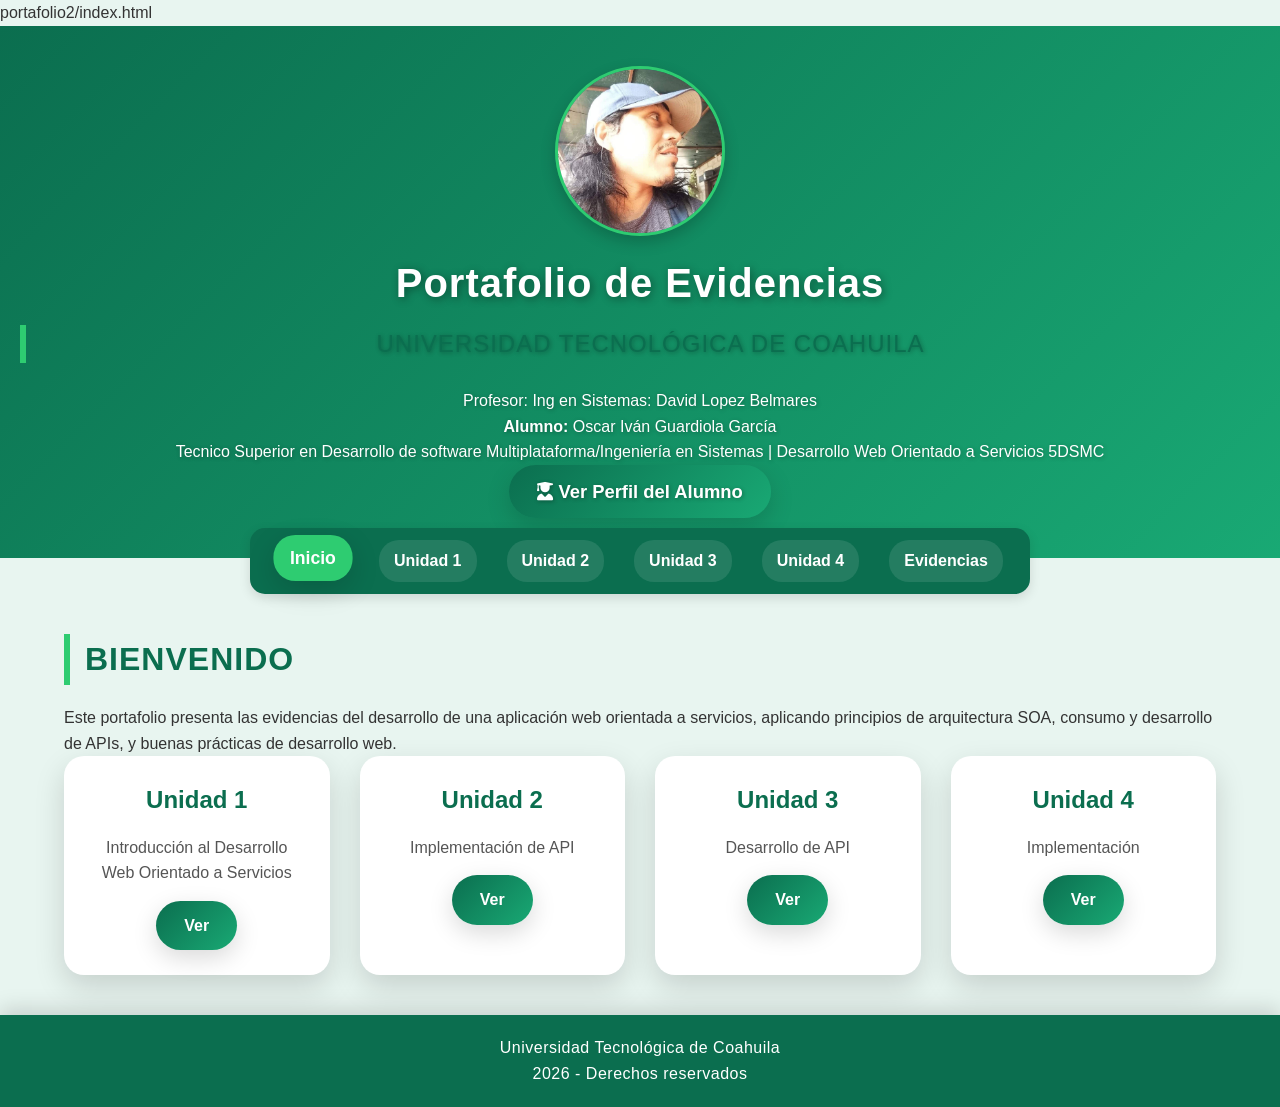
<file: index.html>
portafolio2/index.html



<!DOCTYPE html>
<html lang="es">
<head>
    <meta charset="UTF-8">
    <title>Portafolio de Evidencias</title>
    <link rel="stylesheet" href="css/estilos.css">
    <link rel="stylesheet" href="https://cdnjs.cloudflare.com/ajax/libs/font-awesome/6.5.1/css/all.min.css">
</head>
<body>

<header class="portada">

    <!-- IMAGEN -->
    <img src="img/logo_utc.png.jpg" alt="Universidad Tecnológica de Coahuila" class="logo">

    <h1>Portafolio de Evidencias</h1>
    <h2>Universidad Tecnológica de Coahuila</h2>
    <p> Profesor: Ing en Sistemas: David Lopez Belmares</p>
    <p><strong>Alumno:</strong> Oscar Iván Guardiola García</p>
    <p>Tecnico Superior en Desarrollo de software Multiplataforma/Ingeniería en Sistemas | Desarrollo Web Orientado a Servicios 5DSMC</p>

    <a href="perfil.html" class="btn-perfil">
        <i class="fas fa-user-graduate"></i>
        Ver Perfil del Alumno
    </a>

</header>

<nav>
    <a href="index.html" class="activo">Inicio</a>
    <a href="unidad1.html">Unidad 1</a>
    <a href="unidad2.html">Unidad 2</a>
    <a href="unidad3.html">Unidad 3</a>
    <a href="unidad4.html">Unidad 4</a>
    <a href="evidencias.html">Evidencias</a>
    
</nav>

<div class="contenedor">
    <h2>Bienvenido</h2>
    <p>
        Este portafolio presenta las evidencias del desarrollo de una aplicación web
        orientada a servicios, aplicando principios de arquitectura SOA, consumo y
        desarrollo de APIs, y buenas prácticas de desarrollo web.
    </p>

    <div class="cards">

        <div class="card">
            <h3>Unidad 1</h3>
            <p>Introducción al Desarrollo Web Orientado a Servicios</p>
            <a href="unidad1.html">Ver</a>
        </div>

        <div class="card">
            <h3>Unidad 2</h3>
            <p>Implementación de API</p>
            <a href="unidad2.html">Ver</a>
        </div>

        <div class="card">
            <h3>Unidad 3</h3>
            <p>Desarrollo de API</p>
            <a href="unidad3.html">Ver</a>
        </div>

        <div class="card">
            <h3>Unidad 4</h3>
            <p>Implementación</p>
            <a href="unidad4.html">Ver</a>
        </div>

    </div>
</div>

<footer>
    <p>Universidad Tecnológica de Coahuila</p>
    <p>2026 - Derechos reservados</p>
</footer>

</body>
</html>
</file>
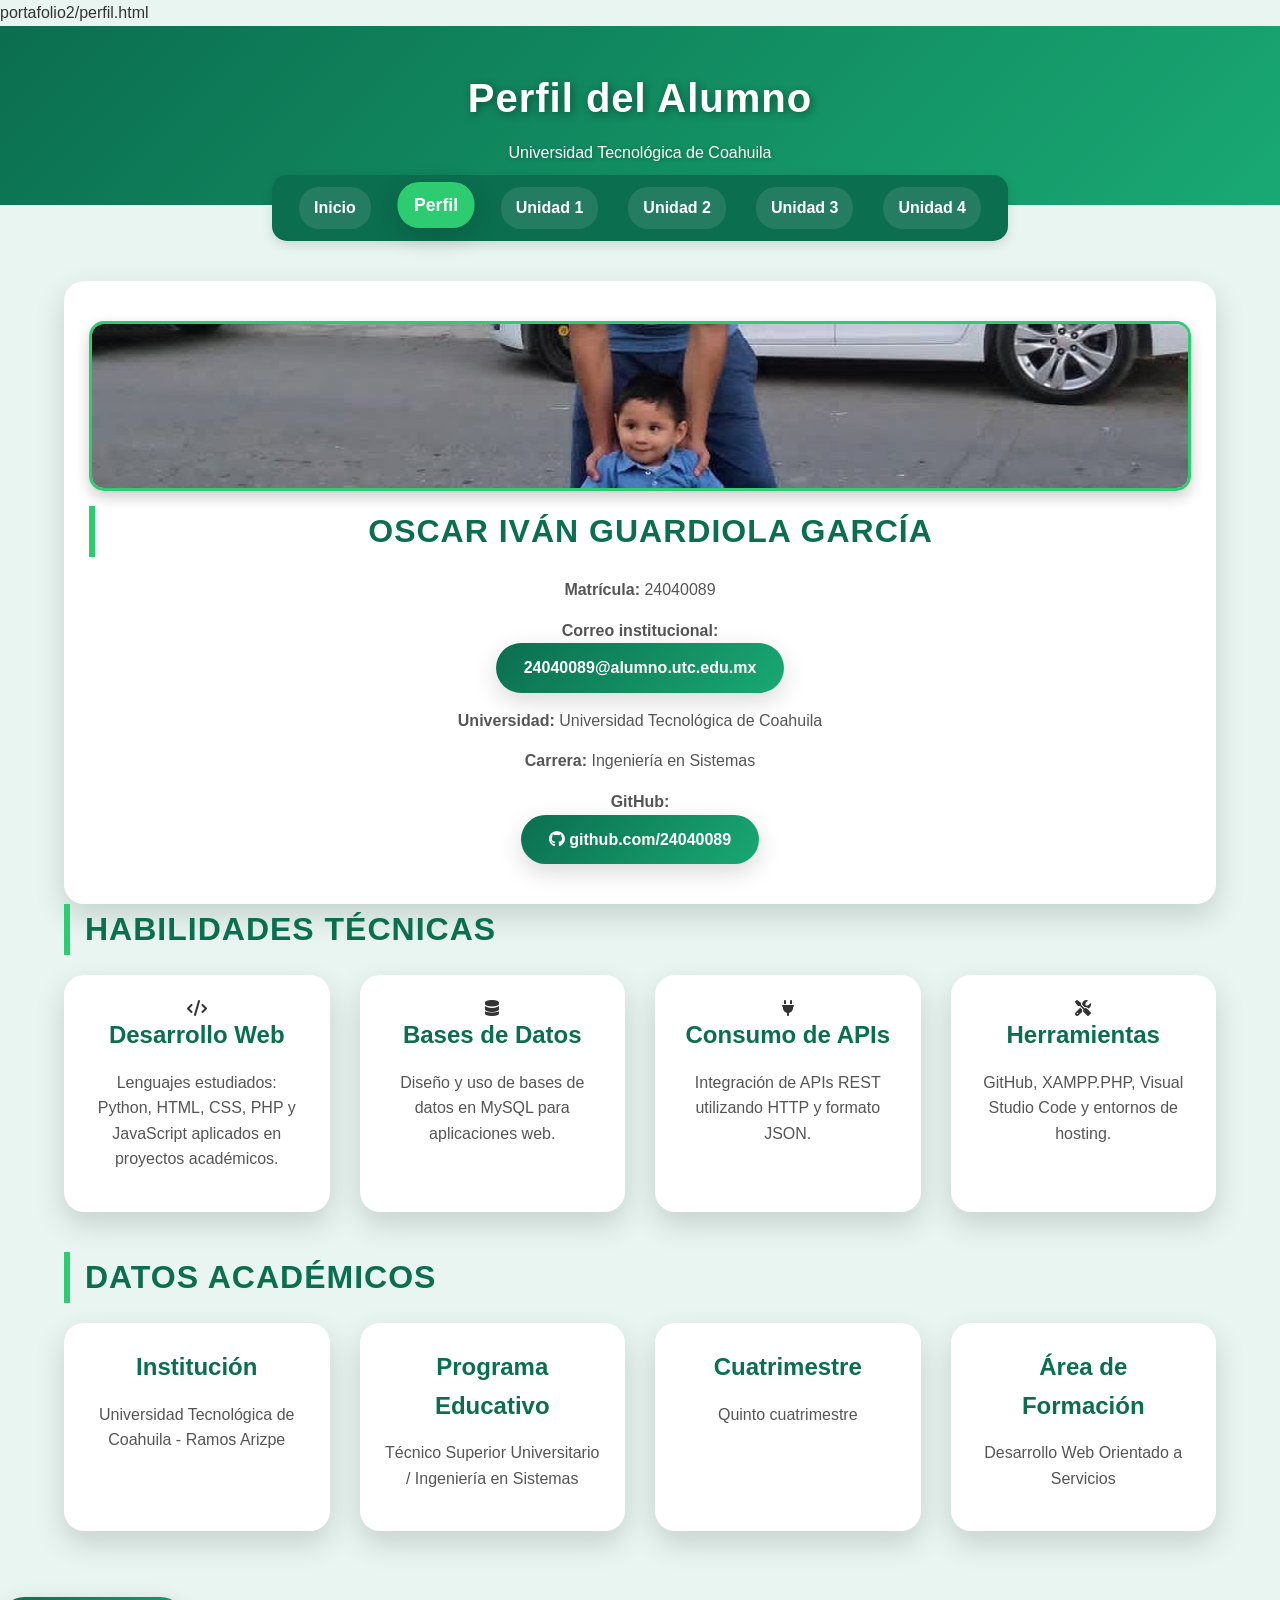
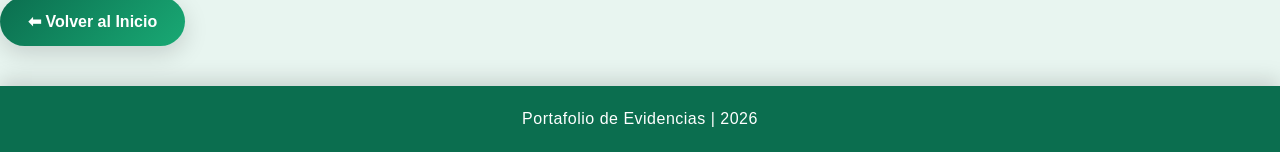
<file: perfil.html>
portafolio2/perfil.html



<!DOCTYPE html>
<html lang="es">
<head>
    <meta charset="UTF-8">
    <title>Perfil del Alumno</title>
    <link rel="stylesheet" href="css/estilos.css">
    <link rel="stylesheet" href="https://cdnjs.cloudflare.com/ajax/libs/font-awesome/6.5.1/css/all.min.css">
</head>
<body>

<header>
    <h1>Perfil del Alumno</h1>
    <p>Universidad Tecnológica de Coahuila</p>
</header>

<nav>
    <a href="index.html">Inicio</a>
    <a href="perfil.html" class="activo">Perfil</a>
    <a href="unidad1.html">Unidad 1</a>
    <a href="unidad2.html">Unidad 2</a>
    <a href="unidad3.html">Unidad 3</a>
    <a href="unidad4.html">Unidad 4</a>
</nav>

<div class="contenedor">

    <!-- ================= PERFIL GENERAL ================= -->

    <div class="card perfil">

        <!-- FOTO -->
        <div class="perfil-foto">
            <img src="img/alumno.png" alt="Foto del alumno">
        </div>

        <h2>Oscar Iván Guardiola García</h2>

        <p><strong>Matrícula:</strong> 24040089</p>
        <p><strong>Correo institucional:</strong><br>
            <a href="mailto:24040089@alumno.utc.edu.mx">
                24040089@alumno.utc.edu.mx
            </a>
        </p>

        <p><strong>Universidad:</strong> Universidad Tecnológica de Coahuila</p>
        <p><strong>Carrera:</strong> Ingeniería en Sistemas</p>

        <p><strong>GitHub:</strong><br>
            <a href="https://github.com/24040089" target="_blank">
                <i class="fab fa-github"></i> github.com/24040089
            </a>
        </p>

    </div>

    <!-- ================= HABILIDADES ================= -->

    <h2>Habilidades Técnicas</h2>
    <div class="cards">

        <div class="card">
            <i class="fas fa-code"></i>
            <h3>Desarrollo Web</h3>
            <p>Lenguajes estudiados: Python, HTML, CSS, PHP y JavaScript aplicados en proyectos académicos.</p>
        </div>

        <div class="card">
            <i class="fas fa-database"></i>
            <h3>Bases de Datos</h3>
            <p>Diseño y uso de bases de datos en MySQL para aplicaciones web.</p>
        </div>

        <div class="card">
            <i class="fas fa-plug"></i>
            <h3>Consumo de APIs</h3>
            <p>Integración de APIs REST utilizando HTTP y formato JSON.</p>
        </div>

        <div class="card">
            <i class="fas fa-tools"></i>
            <h3>Herramientas</h3>
            <p>GitHub, XAMPP.PHP, Visual Studio Code y entornos de hosting.</p>
        </div>

    </div>

    <!-- ================= DATOS ACADÉMICOS ================= -->

    <h2>Datos Académicos</h2>
    <div class="cards">

        <div class="card">
            <h3>Institución</h3>
            <p>Universidad Tecnológica de Coahuila - Ramos Arizpe</p>
        </div>

        <div class="card">
            <h3>Programa Educativo</h3>
            <p>Técnico Superior Universitario / Ingeniería en Sistemas</p>
        </div>

        <div class="card">
            <h3>Cuatrimestre</h3>
            <p>Quinto cuatrimestre</p>
        </div>

        <div class="card">
            <h3>Área de Formación</h3>
            <p>Desarrollo Web Orientado a Servicios</p>
        </div>

    </div>

</div>

<br>
<a href="index.html" class="btn-volver">⬅ Volver al Inicio</a>

<footer>
    <p>Portafolio de Evidencias | 2026</p>
</footer>

</body>
</html>
</file>
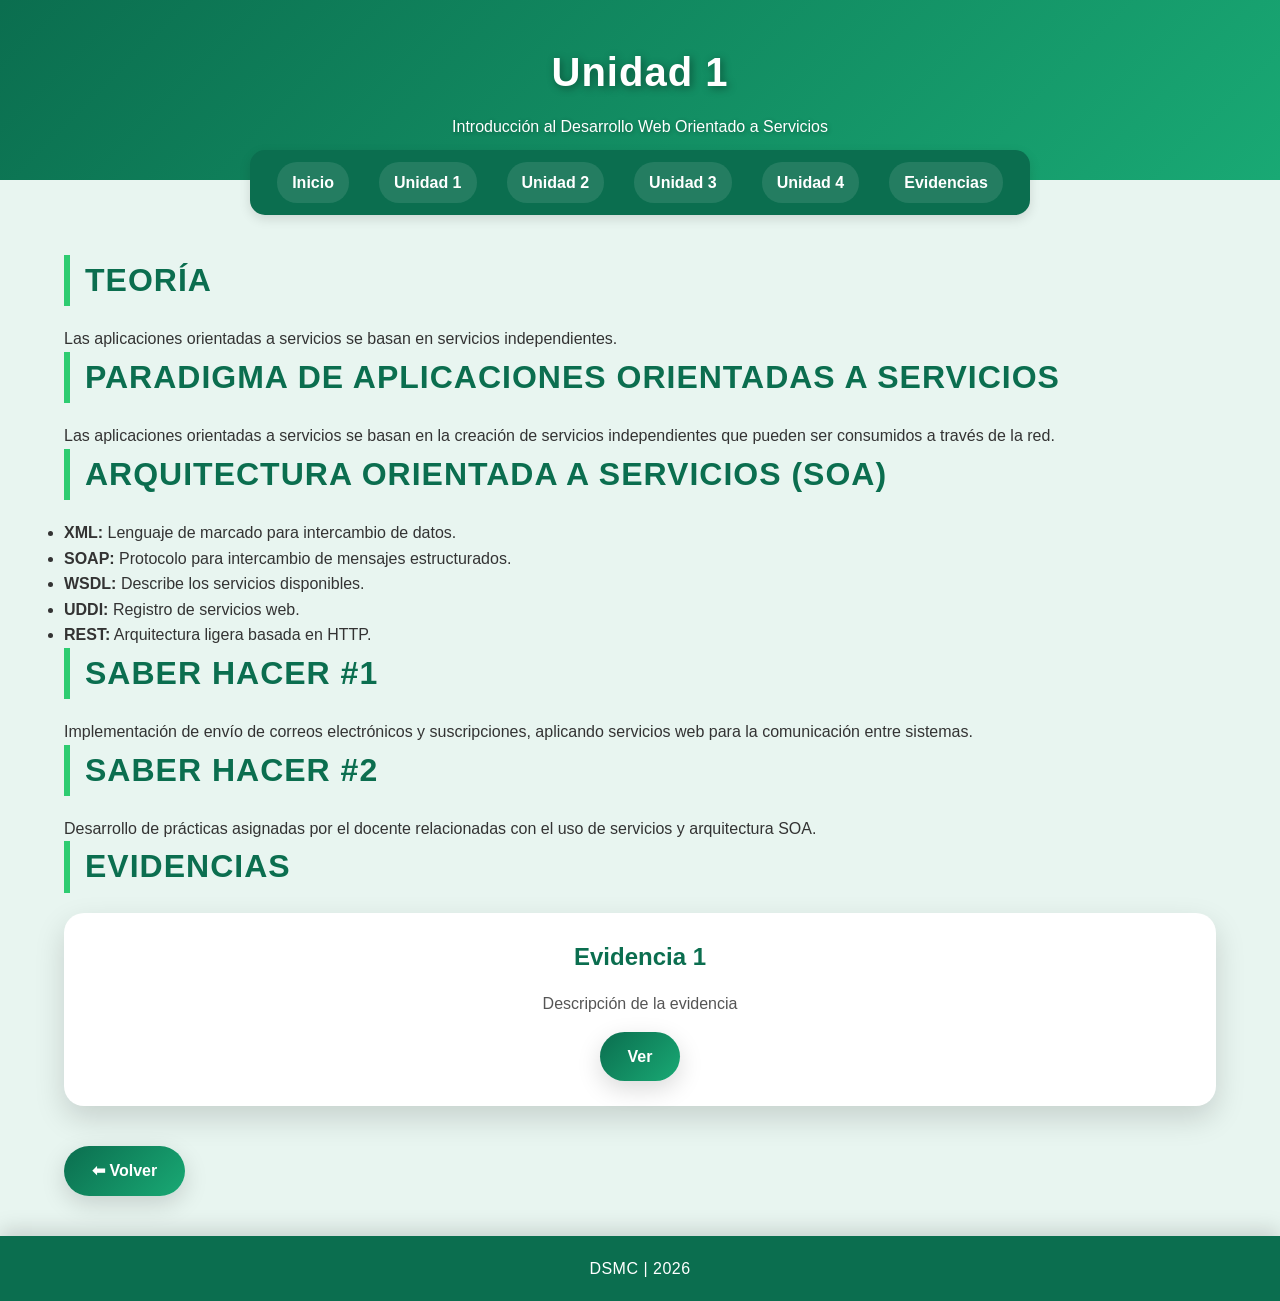
<file: unidad1.html>
<!DOCTYPE html>
<html lang="es">
<head>
<meta charset="UTF-8">
<title>Unidad 1</title>
<link rel="stylesheet" href="css/estilos.css">
</head>
<body>

<header>
<h1>Unidad 1</h1>
<p>Introducción al Desarrollo Web Orientado a Servicios</p>
</header>

<nav>
<a href="index.html">Inicio</a>
<a href="unidad1.html">Unidad 1</a>
<a href="unidad2.html">Unidad 2</a>
<a href="unidad3.html">Unidad 3</a>
<a href="unidad4.html">Unidad 4</a>
<a href="evidencias.html">Evidencias</a>
</nav>

<div class="contenedor">
<h2>Teoría</h2>
<p>Las aplicaciones orientadas a servicios se basan en servicios independientes.</p>



<h2>Paradigma de aplicaciones orientadas a servicios</h2>
<p>
Las aplicaciones orientadas a servicios se basan en la creación de servicios
independientes que pueden ser consumidos a través de la red.
</p>

<h2>Arquitectura Orientada a Servicios (SOA)</h2>
<ul>
    <li><strong>XML:</strong> Lenguaje de marcado para intercambio de datos.</li>
    <li><strong>SOAP:</strong> Protocolo para intercambio de mensajes estructurados.</li>
    <li><strong>WSDL:</strong> Describe los servicios disponibles.</li>
    <li><strong>UDDI:</strong> Registro de servicios web.</li>
    <li><strong>REST:</strong> Arquitectura ligera basada en HTTP.</li>
</ul>

<h2>Saber Hacer #1</h2>
<p>
Implementación de envío de correos electrónicos y suscripciones, aplicando
servicios web para la comunicación entre sistemas.
</p>

<h2>Saber Hacer #2</h2>
<p>
Desarrollo de prácticas asignadas por el docente relacionadas con el uso de
servicios y arquitectura SOA.
</p>




<h2>Evidencias</h2>
<div class="cards">
<div class="card">
<h3>Evidencia 1</h3>
<p>Descripción de la evidencia</p>
<a href="uploads/archivo1.pdf" target="_blank">Ver</a>
</div>
</div>

<a href="index.html" class="btn-volver">⬅ Volver</a>
</div>

<footer>
<p>DSMC | 2026</p>
</footer>

</body>
</html>
</file>
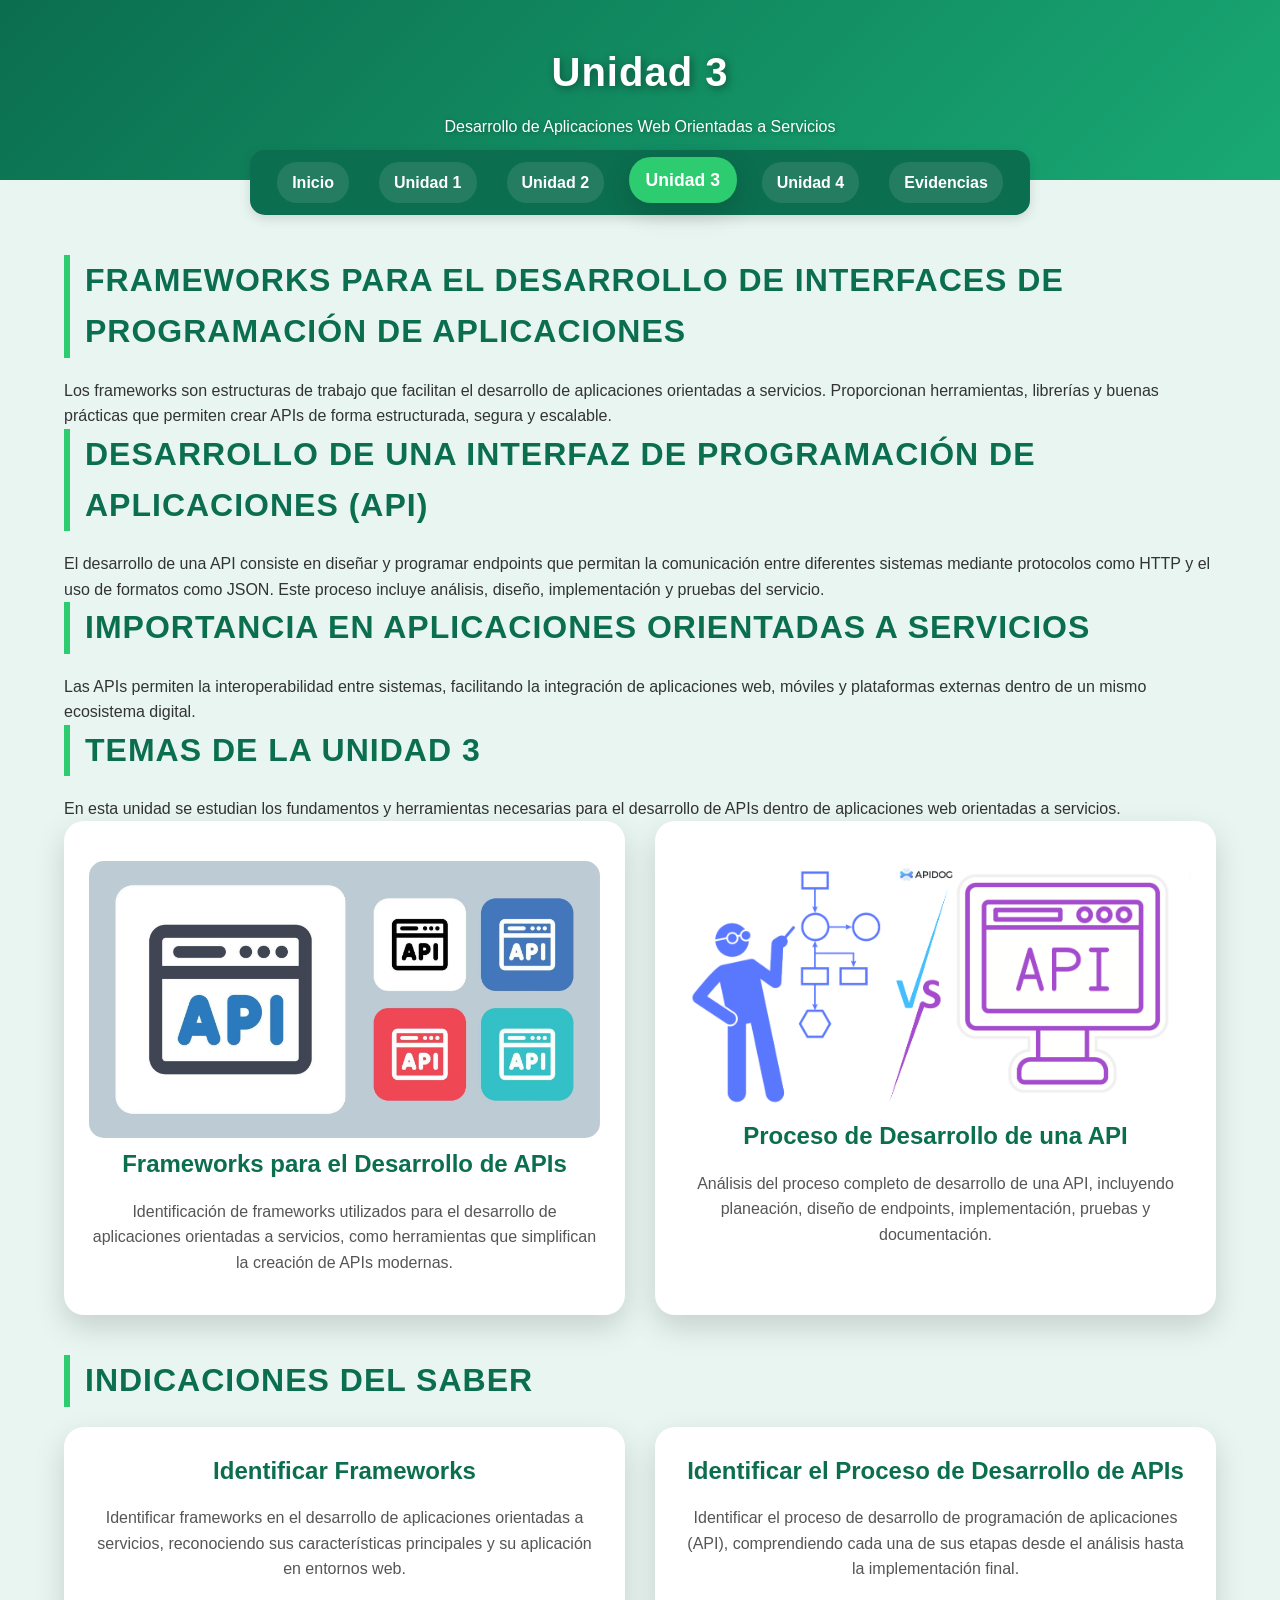
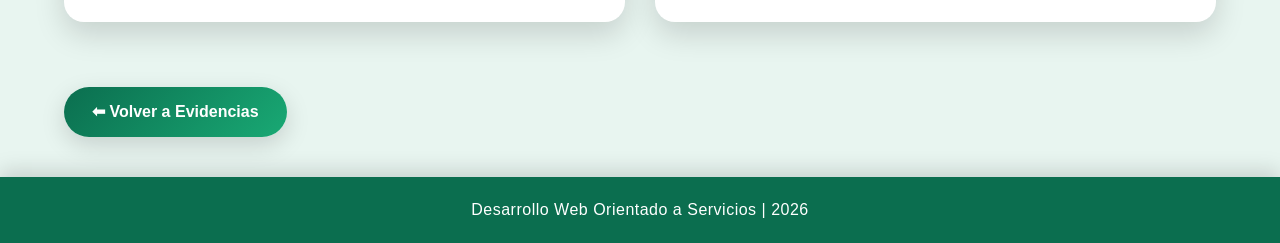
<file: unidad3.html>
<!DOCTYPE html>
<html lang="es">
<head>
    <meta charset="UTF-8">
    <title>Unidad 3 - Desarrollo de APIs</title>
    <link rel="stylesheet" href="css/estilos.css">
    <link rel="stylesheet" href="https://cdnjs.cloudflare.com/ajax/libs/font-awesome/6.5.1/css/all.min.css">
</head>
<body>

<header>
    <h1>Unidad 3</h1>
    <p>Desarrollo de Aplicaciones Web Orientadas a Servicios</p>
</header>

<nav>
    <a href="index.html">Inicio</a>
    <a href="unidad1.html">Unidad 1</a>
    <a href="unidad2.html">Unidad 2</a>
    <a href="unidad3.html" class="activo">Unidad 3</a>
    <a href="unidad4.html">Unidad 4</a>
    <a href="evidencias.html">Evidencias</a>
</nav>

<div class="contenedor">

<!-- ================= TEORÍA ================= -->

<h2>Frameworks para el desarrollo de interfaces de programación de aplicaciones</h2>
<p>
Los frameworks son estructuras de trabajo que facilitan el desarrollo de
aplicaciones orientadas a servicios. Proporcionan herramientas, librerías y
buenas prácticas que permiten crear APIs de forma estructurada, segura y
escalable.
</p>

<h2>Desarrollo de una Interfaz de Programación de Aplicaciones (API)</h2>
<p>
El desarrollo de una API consiste en diseñar y programar endpoints que permitan
la comunicación entre diferentes sistemas mediante protocolos como HTTP y el
uso de formatos como JSON. Este proceso incluye análisis, diseño, implementación
y pruebas del servicio.
</p>

<h2>Importancia en aplicaciones orientadas a servicios</h2>
<p>
Las APIs permiten la interoperabilidad entre sistemas, facilitando la
integración de aplicaciones web, móviles y plataformas externas dentro
de un mismo ecosistema digital.
</p>

<!-- ================= TEMAS ================= -->

<h2>Temas de la Unidad 3</h2>
<p>
En esta unidad se estudian los fundamentos y herramientas necesarias para
el desarrollo de APIs dentro de aplicaciones web orientadas a servicios.
</p>

<div class="cards">

    <div class="card">
        <img src="img/frameworks_api.jpg" alt="Frameworks API">
        <h3>Frameworks para el Desarrollo de APIs</h3>
        <p>
        Identificación de frameworks utilizados para el desarrollo de
        aplicaciones orientadas a servicios, como herramientas que
        simplifican la creación de APIs modernas.
        </p>
    </div>

    <div class="card">
        <img src="img/desarrollo_api.jpg" alt="Desarrollo API">
        <h3>Proceso de Desarrollo de una API</h3>
        <p>
        Análisis del proceso completo de desarrollo de una API,
        incluyendo planeación, diseño de endpoints, implementación,
        pruebas y documentación.
        </p>
    </div>

</div>

<!-- ================= SABER ================= -->

<h2>Indicaciones del Saber</h2>

<div class="cards">

    <div class="card">
        <h3>Identificar Frameworks</h3>
        <p>
        Identificar frameworks en el desarrollo de aplicaciones orientadas
        a servicios, reconociendo sus características principales y su
        aplicación en entornos web.
        </p>
    </div>

    <div class="card">
        <h3>Identificar el Proceso de Desarrollo de APIs</h3>
        <p>
        Identificar el proceso de desarrollo de programación de aplicaciones
        (API), comprendiendo cada una de sus etapas desde el análisis
        hasta la implementación final.
        </p>
    </div>

</div>

<br>
<a href="evidencias.html" class="btn-volver">⬅ Volver a Evidencias</a>

</div>

<footer>
    <p>Desarrollo Web Orientado a Servicios | 2026</p>
</footer>

</body>
</html>
</file>
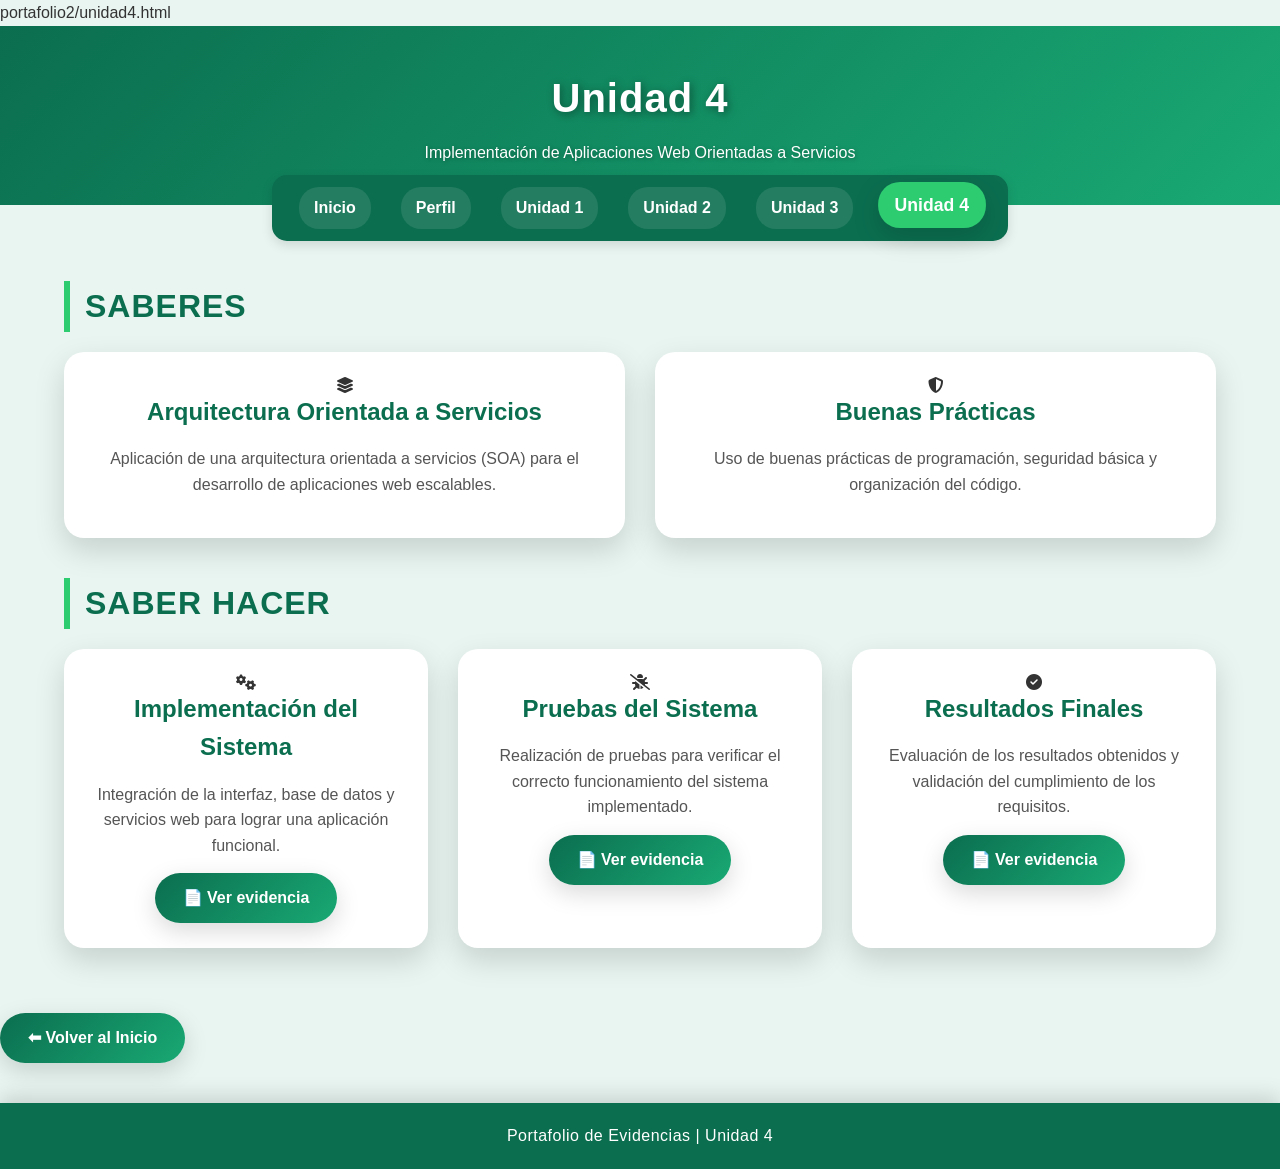
<file: unidad4.html>
portafolio2/unidad4.html


<!DOCTYPE html>
<html lang="es">
<head>
    <meta charset="UTF-8">
    <title>Unidad 4 | Portafolio</title>
    <link rel="stylesheet" href="css/estilos.css">
    <link rel="stylesheet" href="https://cdnjs.cloudflare.com/ajax/libs/font-awesome/6.5.1/css/all.min.css">
</head>
<body>

<header>
    <h1>Unidad 4</h1>
    <p>Implementación de Aplicaciones Web Orientadas a Servicios</p>
</header>

<nav>
    <a href="index.html">Inicio</a>
    <a href="perfil.html">Perfil</a>
    <a href="unidad1.html">Unidad 1</a>
    <a href="unidad2.html">Unidad 2</a>
    <a href="unidad3.html">Unidad 3</a>
    <a href="unidad4.html" class="activo">Unidad 4</a>
</nav>

<div class="contenedor">

    <!-- ================= SABERES ================= -->

    <h2>Saberes</h2>
    <div class="cards">

        <div class="card">
            <i class="fas fa-layer-group"></i>
            <h3>Arquitectura Orientada a Servicios</h3>
            <p>
                Aplicación de una arquitectura orientada a servicios (SOA)
                para el desarrollo de aplicaciones web escalables.
            </p>
        </div>

        <div class="card">
            <i class="fas fa-shield-halved"></i>
            <h3>Buenas Prácticas</h3>
            <p>
                Uso de buenas prácticas de programación, seguridad básica
                y organización del código.
            </p>
        </div>

    </div>

    <!-- ================= SABER HACER ================= -->

    <h2>Saber Hacer</h2>
    <div class="cards">

        <div class="card">
            <i class="fas fa-gears"></i>
            <h3>Implementación del Sistema</h3>
            <p>
                Integración de la interfaz, base de datos y servicios web
                para lograr una aplicación funcional.
            </p>
            <a href="docs/implementacion_unidad4.pdf" target="_blank" class="btn">
                📄 Ver evidencia
            </a>
        </div>

        <div class="card">
            <i class="fas fa-bug-slash"></i>
            <h3>Pruebas del Sistema</h3>
            <p>
                Realización de pruebas para verificar el correcto
                funcionamiento del sistema implementado.
            </p>
            <a href="docs/pruebas_unidad4.pdf" target="_blank" class="btn">
                📄 Ver evidencia
            </a>
        </div>

        <div class="card">
            <i class="fas fa-check-circle"></i>
            <h3>Resultados Finales</h3>
            <p>
                Evaluación de los resultados obtenidos y validación
                del cumplimiento de los requisitos.
            </p>
            <a href="docs/resultados_unidad4.pdf" target="_blank" class="btn">
                📄 Ver evidencia
            </a>
        </div>

    </div>

</div>

<br>
<a href="index.html" class="btn-volver">⬅ Volver al Inicio</a>

<footer>
    <p>Portafolio de Evidencias | Unidad 4</p>
</footer>

</body>
</html>
</file>
<file: css/estilos.css>
/* =========================
   PALETA UTC COAHUILA
========================= */
:root {
    --verde-principal: #0b6e4f;
    --verde-secundario: #19a974;
    --verde-claro: #e8f5f0;
    --verde-acento: #2ecc71;
    --gris-texto: #333;
    --blanco: #ffffff;
    --gris-claro: #f4f4f4;
    --sombra: rgba(0,0,0,0.15);
}

/* =========================
   RESET GENERAL
========================= */
* {
    margin: 0;
    padding: 0;
    box-sizing: border-box;
    font-family: 'Segoe UI', Arial, sans-serif;
}

body {
    background: var(--verde-claro);
    color: var(--gris-texto);
    line-height: 1.6;
    scroll-behavior: smooth;
}

/* =========================
   HEADER
========================= */
header {
    background: linear-gradient(135deg, var(--verde-principal), var(--verde-secundario));
    color: var(--blanco);
    padding: 50px 20px;
    text-align: center;
    position: relative;
    overflow: hidden;
}

header h1 {
    font-size: 3rem;
    margin-bottom: 10px;
    text-shadow: 2px 2px 8px rgba(0,0,0,0.4);
    letter-spacing: 1px;
}

header h2 {
    font-size: 1.5rem;
    font-weight: 400;
    margin-bottom: 25px;
}

/* =========================
   LOGO / FOTO PERFIL
========================= */
.logo, .perfil-foto img {
    width: 170px;              /* tamaño más pequeño tipo perfil social */
    height: 170px;             /* mantiene proporción cuadrada */
    border-radius: 50%;        /* circular total */
    border: 3px solid var(--verde-acento); /* borde más delgado */
    box-shadow: 0 6px 15px rgba(0,0,0,0.2); /* sombra sutil */
    transition: all 0.3s ease; 
    object-fit: cover;         
    display: block;
    margin: 0 auto 15px auto;  /* espacio inferior más pequeño */
}

.logo:hover, .perfil-foto img:hover {
    transform: scale(1.1);      /* leve aumento al pasar el mouse */
    box-shadow: 0 10px 25px rgba(0,0,0,0.25); /* sombra un poquito más intensa */
}
/* =========================
   NAV
========================= */
nav {
    display: flex;
    justify-content: center;
    flex-wrap: wrap;
    background: var(--verde-principal);
    padding: 15px 10px;
    border-radius: 15px;
    box-shadow: 0 6px 20px var(--sombra);
    margin: -30px auto 40px auto;
    width: fit-content;
    z-index: 10;
    position: relative;
}

nav a {
    color: var(--blanco);
    margin: 5px 15px;
    padding: 12px 25px;
    border-radius: 30px;
    background: rgba(255,255,255,0.1);
    font-weight: 600;
    text-decoration: none;
    transition: 0.4s;
}

nav a:hover, nav a.activo {
    background: var(--verde-acento);
    transform: translateY(-3px) scale(1.1);
    box-shadow: 0 8px 25px var(--sombra);
}

/* =========================
   CONTENEDOR
========================= */
.contenedor {
    width: 90%;
    max-width: 1200px;
    margin: 30px auto;
}

/* =========================
   TITULOS
========================= */
h2 {
    color: var(--verde-principal);
    margin-bottom: 20px;
    border-left: 6px solid var(--verde-acento);
    padding-left: 15px;
    font-size: 2rem;
    text-transform: uppercase;
    letter-spacing: 1px;
}

/* =========================
   CARDS
========================= */
.cards {
    display: grid;
    grid-template-columns: repeat(auto-fit, minmax(260px, 1fr));
    gap: 30px;
    margin-bottom: 40px;
}

.card {
    background: var(--blanco);
    border-radius: 20px;
    padding: 25px;
    box-shadow: 0 12px 30px var(--sombra);
    transition: 0.5s ease;
    text-align: center;
}

.card:hover {
    transform: translateY(-12px) scale(1.05);
    box-shadow: 0 20px 45px rgba(0,0,0,0.25);
}

.card h3 {
    color: var(--verde-principal);
    margin-bottom: 15px;
    font-size: 1.5rem;
}

.card p {
    font-size: 1rem;
    margin-bottom: 15px;
    color: #555;
}

.card img {
    width: 100%;
    border-radius: 15px;
    margin-top: 15px;
    transition: 0.4s ease;
}

.card img:hover {
    transform: scale(1.08);
}

/* =========================
   BOTONES
========================= */
button, .card a, .btn-volver, .btn-perfil {
    display: inline-block;
    font-family: inherit;
    background: linear-gradient(135deg, var(--verde-principal), var(--verde-secundario));
    color: var(--blanco);
    padding: 12px 28px;
    border-radius: 30px;
    text-decoration: none;
    font-weight: 600;
    cursor: pointer;
    border: none;
    box-shadow: 0 8px 25px var(--sombra);
    transition: 0.4s;
}

button:hover, .card a:hover, .btn-volver:hover, .btn-perfil:hover {
    background: var(--verde-acento);
    transform: translateY(-3px) scale(1.08);
    box-shadow: 0 12px 30px rgba(0,0,0,0.25);
}

/* Botón especial perfil */
.btn-perfil {
    font-size: 1.15rem;
}

/* =========================
   FORMULARIOS
========================= */
form {
    background: var(--blanco);
    padding: 35px;
    border-radius: 25px;
    box-shadow: 0 15px 35px var(--sombra);
    transition: 0.4s;
}

input, textarea, select {
    width: 100%;
    padding: 14px;
    margin-bottom: 20px;
    border-radius: 12px;
    border: 1px solid #ccc;
    font-size: 1rem;
    transition: 0.3s;
}

input:focus, textarea:focus, select:focus {
    outline: none;
    border-color: var(--verde-acento);
    box-shadow: 0 0 10px var(--verde-acento);
}

/* =========================
   ACCIONES (editar / eliminar)
========================= */
.acciones {
    margin-top: 20px;
    display: flex;
    justify-content: space-between;
}

.btn-editar {
    background: #f1c40f;
    color: #000;
    padding: 8px 16px;
    border-radius: 15px;
    font-size: 1rem;
    transition: 0.3s;
}

.btn-editar:hover {
    background: #d4ac0d;
}

.btn-eliminar {
    background: #e74c3c;
    color: #fff;
    padding: 8px 16px;
    border-radius: 15px;
    font-size: 1rem;
    transition: 0.3s;
}

.btn-eliminar:hover {
    background: #c0392b;
}

/* =========================
   FOOTER
========================= */
footer {
    background: var(--verde-principal);
    color: var(--blanco);
    text-align: center;
    padding: 25px 20px;
    margin-top: 50px;
    font-weight: 500;
    letter-spacing: 0.5px;
    box-shadow: 0 -6px 20px var(--sombra);
}

/* =========================
   TEXTO UNIVERSIDAD
========================= */
.universidad {
    color: var(--blanco);
    font-size: 1.3rem;
    font-weight: 600;
    margin-bottom: 25px;
    text-shadow: 2px 2px 8px rgba(0,0,0,0.35);
    text-align: center;
    display: block;
}





/* =========================
   GENERAL
========================= */
body {
    font-family: "Segoe UI", Arial, sans-serif;
    background: #e8f5f0;
    color: #333;
    margin: 0;
    padding: 0;
}

header {
    background: linear-gradient(135deg, #0b6e4f, #19a974);
    color: #fff;
    text-align: center;
    padding: 40px 20px;
    text-shadow: 1px 1px 4px rgba(0,0,0,0.3);
}

header h1 {
    font-size: 2.5rem;
}

/* =========================
   NAV
========================= */
nav {
    display: flex;
    justify-content: center;
    background-color: #0b6e4f;
    padding: 12px;
    box-shadow: 0 4px 12px rgba(0,0,0,0.12);
}

nav a {
    color: white;
    text-decoration: none;
    margin: 0 15px;
    font-weight: 600;
    padding: 8px 15px;
    border-radius: 20px;
    transition: 0.3s;
}

nav a:hover {
    background-color: #19a974;
    transform: scale(1.05);
}

/* =========================
   CONTENEDOR EDITAR
========================= */
.edit-container {
    max-width: 700px;
    margin: 40px auto;
    background: #fff;
    padding: 30px;
    border-radius: 20px;
    box-shadow: 0 12px 25px rgba(0,0,0,0.15);
}

.edit-container h2 {
    color: #0b6e4f;
    margin-bottom: 25px;
    border-left: 6px solid #2ecc71;
    padding-left: 12px;
    font-size: 1.8rem;
}

/* =========================
   FORMULARIO
========================= */
form label {
    display: block;
    font-weight: 600;
    margin-bottom: 6px;
}

form input[type="text"],
form select,
form input[type="file"] {
    width: 100%;
    padding: 12px;
    margin-bottom: 18px;
    border-radius: 10px;
    border: 1px solid #ccc;
    font-size: 1rem;
    transition: 0.3s;
}

form input[type="text"]:focus,
form select:focus,
form input[type="file"]:focus {
    outline: none;
    border-color: #2ecc71;
    box-shadow: 0 0 8px #2ecc71;
}

/* =========================
   BOTONES
========================= */
.acciones-form {
    display: flex;
    justify-content: flex-start;
    gap: 12px;
}

form input[type="submit"] {
    background: linear-gradient(135deg, #0b6e4f, #19a974);
    color: #fff;
    padding: 10px 25px;
    border-radius: 25px;
    border: none;
    font-weight: 600;
    cursor: pointer;
    box-shadow: 0 6px 15px rgba(0,0,0,0.15);
    transition: 0.3s;
}

form input[type="submit"]:hover {
    background: #2ecc71;
    transform: translateY(-2px) scale(1.05);
}

.btn-eliminar {
    background: #e74c3c;
    color: #fff;
    padding: 10px 25px;
    border-radius: 25px;
    border: none;
    cursor: pointer;
    font-weight: 600;
    box-shadow: 0 6px 15px rgba(0,0,0,0.15);
    transition: 0.3s;
}

.btn-eliminar:hover {
    background: #c0392b;
    transform: translateY(-2px) scale(1.05);
}

/* =========================
   FOOTER
========================= */
footer {
    background-color: #0b6e4f;
    color: white;
    text-align: center;
    padding: 20px;
    margin-top: 40px;
    font-weight: 500;
    letter-spacing: 0.5px;
}
</file>
